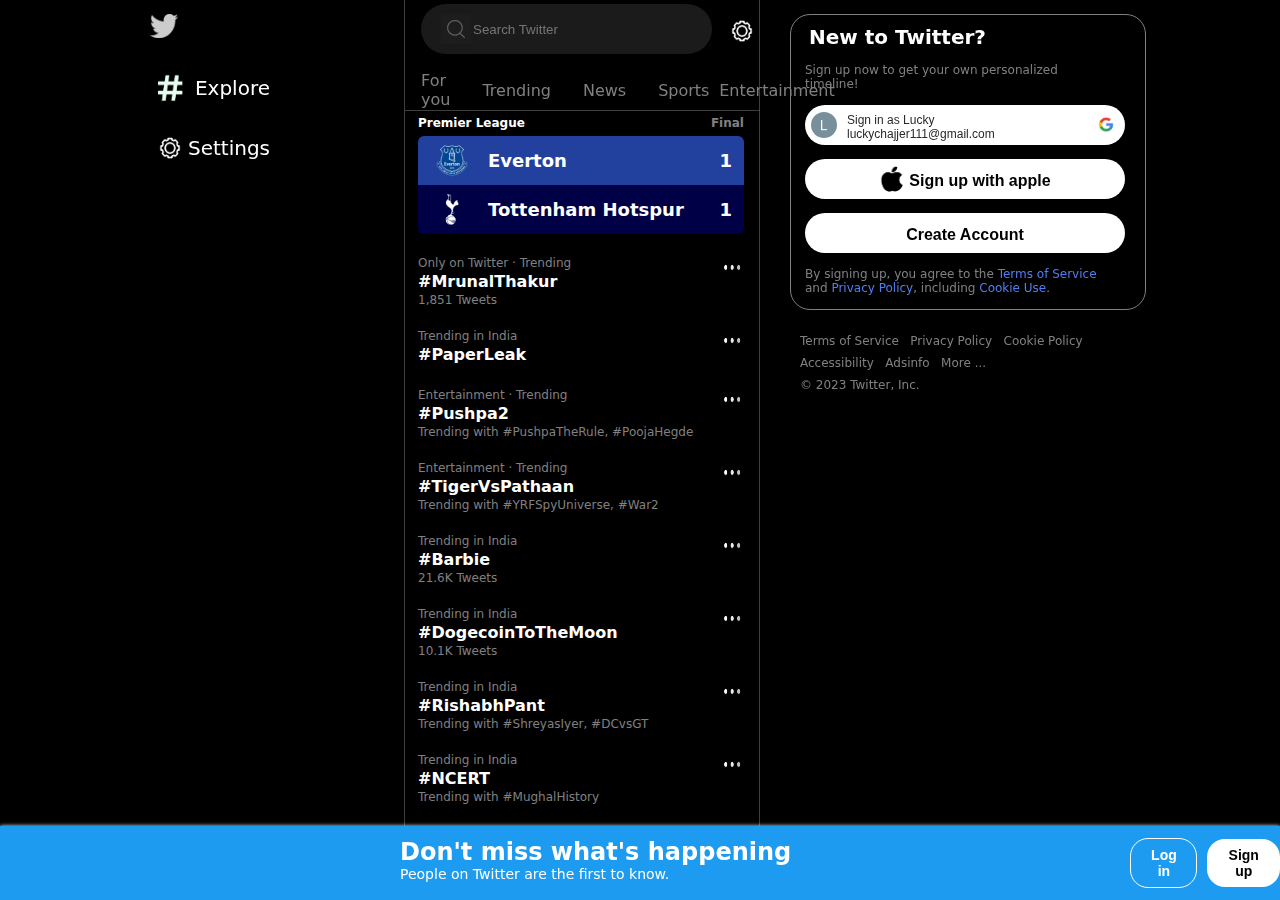
<file: twitter.html>
<!DOCTYPE html>
<html lang="en">
<head>
    <meta charset="UTF-8">
    <meta http-equiv="X-UA-Compatible" content="IE=edge">
    <meta name="viewport" content="width=device-width, initial-scale=1.0">
    <title>twitter</title>
    <link rel="stylesheet" href="style/twitter.css">
</head>
<body>
    <div class="main_box">
        <div class="leftside">
            <div class="icon_box">
                <img class='icon' src="icon/white_bird.png" alt="">
            </div>
            <div class="explore_box">
                <img class='setting_icon' src="icon/hashtag.jpg" alt="">
                <p class="hash">Explore</p>
            </div>
            <div class="search_box">
                <img class='setting_icon' src="icon/setting.jpg" alt="">
                <p class="hash">Settings</p>
            </div>
        </div>
        <div class="mid_top">
            <div class="search_bar_box">
                <div class="search_bar">
                    <img class='gray_search'src="icon/search_black.png" alt="">
                    <input class="search_text" type="text" placeholder="Search Twitter">
                </div>
                <img class='setting_icon' src="icon/setting.jpg" alt="">
            </div>
            <div class="toggle_topic">
                <div class="topic">
                    <div class="topic_name">
                        For you
                        <div class="blue_bar"></div>
                    </div>
                </div>
                <div class="topic">
                    <div class="topic_name">
                        Trending
                        <div class="blue_bar"></div>
                    </div>
                </div>
                <div class="topic">
                    <div class="topic_name">
                        News
                        <div class="blue_bar"></div>
                    </div>
                    
                </div>
                <div class="topic">
                    <div class="topic_name">
                        Sports
                        <div class="blue_bar"></div>
                    </div>
                    
                </div>
                <div class="topic">
                    <div class="topic_name">
                        Entertainment
                        <div class="blue_bar"></div>
                    </div>
                    
                </div>
            </div>
        </div>
        <div class="mid">
            <div class="main_info">
                <p class="info_p">Premier League<p>
                <p class="info_f">Final</p>
            </div>
            <div class="points_table">
                <div class="points_everton">
                    <div class="everton_box">
                        <img src="icon/everton.png" alt="">
                        <div class="everton_info">
                            <p>Everton</p>
                            <p>1</p>
                        </div>
                    </div>
                </div>
                <div class="points_tottenham">
                    <div class="everton_box">
                        <img src="icon/tottenham.png" alt="">
                        <div class="everton_info">
                            <p>Tottenham Hotspur</p>
                            <p>1</p>
                        </div>
                    </div>
                </div>
            </div>
            <div class="trending_tweets">
                <div class="tweets_header">
                    <p class="trending_region">Only on Twitter &#903; Trending</p>
                    <img class="extra_option" src="icon/ellipsis.jpg" alt="">
                </div>
                <p class="tweets_hastag">#MrunalThakur</p>
                <p class="tweets_nos">1,851 Tweets</p>
            </div>
            <div class="trending_tweets">
                <div class="tweets_header">
                    <p class="trending_region">Trending in India</p>
                    <img class="extra_option" src="icon/ellipsis.jpg" alt="">
                </div>
                <p class="tweets_hastag">#PaperLeak</p>
            </div>
            <div class="trending_tweets">
                <div class="tweets_header">
                    <p class="trending_region">Entertainment &#903; Trending</p>
                    <img class="extra_option" src="icon/ellipsis.jpg" alt="">
                </div>
                <p class="tweets_hastag">#Pushpa2</p>
                <p class="tweets_nos">Trending with #PushpaTheRule, #PoojaHegde</p>
            </div>
            <div class="trending_tweets">
                <div class="tweets_header">
                    <p class="trending_region">Entertainment &#903; Trending</p>
                    <img class="extra_option" src="icon/ellipsis.jpg" alt="">
                </div>
                <p class="tweets_hastag">#TigerVsPathaan</p>
                <p class="tweets_nos">Trending with #YRFSpyUniverse, #War2</p>
            </div>
            <div class="trending_tweets">
                <div class="tweets_header">
                    <p class="trending_region">Trending in India</p>
                    <img class="extra_option" src="icon/ellipsis.jpg" alt="">
                </div>
                <p class="tweets_hastag">#Barbie</p>
                <p class="tweets_nos">21.6K Tweets</p>
            </div>
            <div class="trending_tweets">
                <div class="tweets_header">
                    <p class="trending_region">Trending in India</p>
                    <img class="extra_option" src="icon/ellipsis.jpg" alt="">
                </div>
                <p class="tweets_hastag">#DogecoinToTheMoon</p>
                <p class="tweets_nos">10.1K Tweets</p>
            </div>
            <div class="trending_tweets">
                <div class="tweets_header">
                    <p class="trending_region">Trending in India</p>
                    <img class="extra_option" src="icon/ellipsis.jpg" alt="">
                </div>
                <p class="tweets_hastag">#RishabhPant</p>
                <p class="tweets_nos">Trending with #ShreyasIyer, #DCvsGT</p>
            </div>
            <div class="trending_tweets">
                <div class="tweets_header">
                    <p class="trending_region">Trending in India</p>
                    <img class="extra_option" src="icon/ellipsis.jpg" alt="">
                </div>
                <p class="tweets_hastag">#NCERT</p>
                <p class="tweets_nos">Trending with #MughalHistory</p>
            </div>
        </div>
        <div class="rightside">
            <div class="log_in">
                <p class="new_header">New to Twitter?</p>
                <p class="info">Sign up now to get your own personalized timeline!</p>
                <button class="google_button">
                    <div class="img_l">
                        <img class="google_sign_img" src="icon/L_icon.png" alt="">
                    </div>
                    <div class="sign_info">
                        <div class="sign_in">Sign in as Lucky</div>
                        <div class="sign_in">luckychajjer111@gmail.com</div>
                    </div>
                    <div class="img_g">
                        <img class="google_sign_img" src="icon/google_icon.jpg" alt="">
                    </div>
                </button>
                <button class="log_button">
                    <img class="apple_img" src="icon/apple_icon.jpg" alt="">
                    Sign up with apple
                </button>
                <button class="log_button">
                    Create Account
                </button>
                <p class="info">By signing up, you agree to the <span class="highlight">Terms of Service</span > and <span class="highlight">Privacy Policy</span >, including <span class="highlight">Cookie Use</span >.</p>
            </div>
            <div class='extra_info'>
                <p class="info">Terms of Service &nbsp;   Privacy Policy &nbsp;  Cookie Policy &nbsp;  Accessibility &nbsp;  Adsinfo &nbsp;  More ...</p>
                <p class="info">© 2023 Twitter, Inc.</p>
            </div>
        </div>
        <div class="bottomside">
            <div class="bottom_text">
                <p class="text_in">Don't miss what's happening</p>
                <p class="text_out">People on Twitter are the first to know.</p>
            </div>
            <div class="log_sign">
                <button class="log_but">Log in</button>
                <button class="sign_but">Sign up</button>
            </div>
        </div>
    </div>  
</body>
</html>
</file>
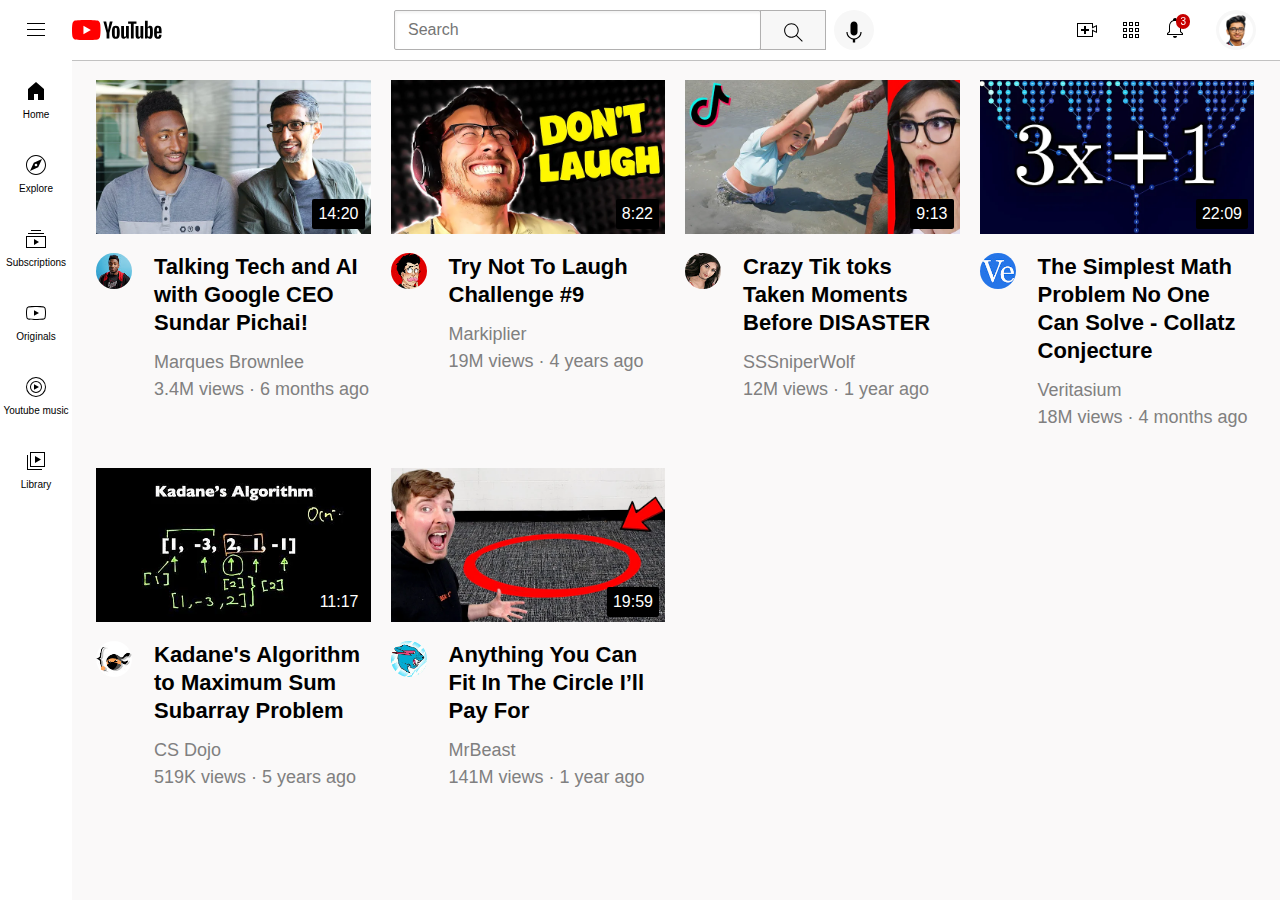
<file: youtube.html>
<!DOCTYPE html>
<html lang="en">
<head>
    <meta charset="UTF-8">
    <meta http-equiv="X-UA-Compatible" content="IE=edge">
    <meta name="viewport" content="width=device-width, initial-scale=1.0">
    <title>Youtube</title>
    <link rel="stylesheet" href="style/youtube.css">
    <link rel="icon" type="image/x-icon" href="profile.jpg">
<body >
    <div class="header-section">
        <div class="left-side">
            <img class='menu' src="icon/hamburger-menu.svg" alt="">
            <img class='youtube-logo' src="icon/youtube-logo.svg" alt="">
        </div>
        <div class="mid-side">
            <input class='searchbar' type="text" placeholder="Search">
            <button class="search-button">
                <img class = 'search' src="icon/search.svg" alt="">
                <div class="tooltip">Search</div>
            </button>
            <button class="voice-button">
                <img class = 'voice' src="icon/voice-search-icon.svg" alt="">
                <div class="tooltip">Search with your voice</div>
            </button>
        </div>
        <div class="right-side">
            <div class="upload-container">
               <img class='upload'src="icon/upload.svg" alt=""> 
               <div class="tooltip">Create</div>
            </div>
            <div class="upload-container">
                <img class='apps'src="icon/youtube-apps.svg" alt="">
                <div class="tooltip">Youtube-apps</div>
             </div>
            <div class="upload-container">
                <div class="notification-block">
                    <img class='notification'src="icon/notifications.svg" alt="">
                    <div class="notification-count">
                        <p class="notification-nos">3</p>
                    </div>
                </div>
                <div class="tooltip">Notification</div>
            </div>
            <div class="voice-button">
                <img class='channel-pic'src="icon/Profile_lucky.png" alt="">
                <div class="tooltip">Lucky N Chajjer</div>
            </div>
        </div>
    </div> 
    <div class="sidebar">
        <div class="sidebar-link">
            <img class="side-icon" src="icon/home.svg" alt="">
            <div>
                Home
            </div>
        </div>
        <div class="sidebar-link">
            <img class="side-icon" src="icon/explore.svg" alt="">
            <div>
                Explore
            </div>
        </div>
        <div class="sidebar-link">
            <img class="side-icon" src="icon/subscriptions.svg" alt="">
            <div>
                Subscriptions
            </div>
        </div>
        <div class="sidebar-link">
            <img class="side-icon" src="icon/originals.svg" alt="">
            <div>
                Originals
            </div>
        </div>
        <div class="sidebar-link">
            <img class="side-icon" src="icon/youtube-music.svg" alt="">
            <div>
                Youtube music
            </div>
        </div>
        <div class="sidebar-link">
            <img class="side-icon" src="icon/library.svg" alt="">
            <div>
                Library
            </div>
        </div>
    </div>
    <div class=" video-grid">
        <div class= 'video-box'>
            <div class="thumbnail">
                <img class='thumb'src="thumbnail/thumbnail-1.webp" alt="">
                <div class="video-length">
                    <p>14:20</p>
                </div>
            </div>
            <div class=" info-grid">
                <div class="profile">
                    <img  class = 'icon' src="channel/channel-1.jpeg" alt="">
                </div>
                <div class="info">
                    <p class = "title">
                        Talking Tech and AI with Google CEO Sundar Pichai!
                    </p>
                    <p class="name">
                        Marques Brownlee 
                    </p>
                    <p class="views">
                        3.4M views · 6 months ago
                    </p>
                </div>
            </div>
        </div>
        <div class= 'video-box'>
            <div class="thumbnail">
                <img class='thumb'src="thumbnail/thumbnail-2.webp" alt="">
                <div class="video-length">
                    <p>8:22</p>
                </div>
            </div>
            <div class=" info-grid">
                <div class="profile">
                    <img  class = 'icon' src="channel/channel-2.jpeg" alt="">
                </div>
                <div class="info">
                    <p class = "title">
                        Try Not To Laugh Challenge #9
                    </p>
                    <p class="name">
                        Markiplier
                    </p>
                    <p class="views">
                        19M views · 4 years ago
                    </p>
                </div>
            </div>
        </div>
        <div class= 'video-box'>
            <div class="thumbnail">
                <img class='thumb'src="thumbnail/thumbnail-3.webp" alt="">
                <div class="video-length">
                    <p>9:13</p>
                </div>
            </div>
            <div class=" info-grid">
                <div class="profile">
                    <img  class = 'icon' src="channel/channel-3.jpeg" alt="">
                </div>
                <div class="info">
                    <p class = "title">
                        Crazy Tik toks Taken Moments Before DISASTER
                    </p>
                    <p class="name">
                        SSSniperWolf
                    </p>
                    <p class="views">
                        12M views · 1 year ago
                    </p>
                </div>
            </div>
        </div>
        <div class= 'video-box'>
            <div class="thumbnail">
                <img class='thumb'src="thumbnail/thumbnail-4.webp" alt="">
                <div class="video-length">
                    <p>22:09</p>
                </div>
            </div>
            <div class=" info-grid">
                <div class="profile">
                    <img  class = 'icon' src="channel/channel-4.jpeg" alt="">
                </div>
                <div class="info">
                    <p class = "title">
                        The Simplest Math Problem No One Can Solve - Collatz Conjecture
                    </p>
                    <p class="name">
                        Veritasium
                    </p>
                    <p class="views">
                        18M views · 4 months ago
                    </p>
                </div>
            </div>
        </div>
        <div class= 'video-box'>
            <div class="thumbnail">
                <img class='thumb'src="thumbnail/thumbnail-5.webp" alt="">
                <div class="video-length">
                    <p>11:17</p>
                </div>
            </div>
            <div class=" info-grid">
                <div class="profile">
                    <img  class = 'icon' src="channel/channel-5.jpeg" alt="">
                </div>
                <div class="info">
                    <p class = "title">
                        Kadane's Algorithm to Maximum Sum Subarray Problem
                     </p>
                    <p class="name">
                        CS Dojo
                    </p>
                    <p class="views">
                        519K views · 5 years ago   
                    </p>
                </div>
            </div>
        </div>
        <div class= 'video-box'>
            <div class="thumbnail">
                <img class='thumb'src="thumbnail/thumbnail-6.webp" alt="">
                <div class="video-length">
                    <p>19:59</p>
                </div>
            </div>
            <div class=" info-grid">
                <div class="profile">
                    <img  class = 'icon' src="channel/channel-6.jpeg" alt="">
                </div>
                <div class="info">
                    <p class = "title">
                        Anything You Can Fit In The Circle I’ll Pay For
                    </p>
                    <p class="name">
                       MrBeast
                    </p>
                    <p class="views">
                        141M views · 1 year ago
                    </p>
                </div>
            </div>
        </div>
    </div>
</body>
</html>
</file>
<file: style/twitter.css>
body{
    background-color: black;
    font-family:system-ui;
    padding-left: 396px;
    padding-right: 514px;
    padding-top:104px ;
    color: white;
}
p{
    margin:0;
}

.main_box{
    display: flex;
}
.leftside{
    width: 184px;
    position: fixed;
    border: 0;
    top: 0;
    bottom: 0;
    left:0;
    display: flex;
    flex-direction: column;
    padding-left: 140px;
    padding-top: 4px;
    padding-right: 80px;
    border-right-width: 1px;
    border-style: solid;
    border-color: rgba(98, 98, 98, 0.63);
    
}
.icon{
    width: 100%;
    height: 24px;
    opacity: 0.8;
}
.icon_box{
    padding-top: 10px;
    padding-bottom: 6px;
    padding-left: 10px;
    padding-right: 8px;
    width: 28px;
}
.icon_box:hover{
    border-radius: 24px;
    background-color: rgba(209, 209, 209,0.126);
    cursor: pointer;
}
.search_box,
.explore_box{
    display: flex;
    justify-content:space-between;
    width: 150px;
    height: 40px;
    align-items: center;
    margin-top: 20px;
}
.hash{
    font-size: 20px;
    font-weight: 500;
    padding-right: 20px;
}
.setting_icon{
    width: 36px;
    height: 38px;
    padding-left: 12px;
    font-size: 20px;
    font-weight: 500;
}

.explore_box:hover,
.search_box:hover{
    border-radius: 20px;
    background-color:rgba(209, 209, 209,0.126);
}
.mid_top{
    position: fixed;
    top: 0;
    left: 405px;
    right: 520px;
    border: 0;
    display:flex;
    flex-direction: column; 
    border-bottom-width:1px;
    border-style: solid;
    border-color: rgba(98, 98, 98, 0.63);
    height: 110px;
    background-color: rgba(0, 0, 0, 0.942);
}
.search_bar_box{
    display: flex; 
    margin-left: 16px;
    margin-top: 4px;
    margin-bottom: 4px;
}
.gray_search{
    padding-left: 20px;
    width: 30px;
    opacity: 0.3;
}
.search_bar{
    height: 50px;
    border: 0;
    display: flex;
    width: 500px;
    align-items: center;
    background-color: rgba(209, 209, 209,0.126);
    border-radius: 25px;

}
.search_text{
    border: 0;
    height: 40px;
    width: 100%;
    background-color: rgba(209, 209, 209, 0.01);
}
.search_text:focus{
    box-shadow: 0;
    outline: 0;
}
.search_bar_box .setting_icon{
    padding-top:8px ;
}
.toggle_topic{
    display: flex;
}
.topic{
    display: flex;
    flex-direction: column;
    align-items: center;
    justify-content: center;
    padding: 0px 16px;
    width: 20%;
    transition: background-color 0.15s;
    color: gray;
}
.topic:hover{
    background-color: rgba(209, 209, 209,0.126);
    color: white;
    font-weight: 500;
    opacity: 1;
}
.topic:hover .blue_bar{
    opacity: 1;
}
.topic_name{
    padding-top: 13px;
}
.blue_bar{
    width: 100%;
    margin-top: 14px;
    border-width: 2px;
    border-radius: 2px;
    border-style: solid;
    border-color: rgb(75, 113, 230);
    opacity: 0;
}
.rightside{
    width: 490px;
    position: fixed;
    border: 0;
    top: 0;
    bottom: 0;
    right: 0;
    display: flex;
    flex-direction: column;
    padding-left: 30px;
    padding-top: 14px;
    font-size: 14px;
    color: gray;
    border-left-width: 1px;
    border-style: solid;
    border-color: rgba(98, 98, 98, 0.63);
}
.log_in{
    width: 310px;
    border-width: 1px;
    border-style: solid;
    border-color: gray;
    border-radius: 20px;
    padding-left: 14px;
    padding-right: 30px;
}
.new_header{
    font-size: 20px;
    color: white;
    font-weight: 700;
    margin-left: 4px;
    margin-bottom: 0;
    margin-top: 10px;
}
.info{
    font-size: 12px;
    margin-top:14px ;
}
.google_button,
.log_button{
    background-color: white;
    width: 320px;
    height: 40px;
    display: flex;
    align-items: center;
    justify-content: center;
    border: 0;
    margin-top: 14px;
    border-radius: 20px;
    padding-top:4px;
    font-weight: 700;
    font-size: 16px;
}
.highlight{
    color: rgb(80, 126, 242);
}
.apple_img,
.google_sign_img{
    width: 26px;
    border-radius: 13px;
}
.apple_img{
    
    margin-bottom: 4px;
    margin-right: 4px;
}
.sign_info{
    display: flex;
    flex-direction: column;
    width: 250px;
    padding-left: 10px;
}
.sign_in{
    display: flex;
    justify-content: start;
    align-items: start;
    font-size: 12px;
    font-weight:500;
    color: rgb(41, 41, 41);
}
.extra_info{
    margin-top: 20px;
    width: 300px;
    padding-left: 10px;
}
.log_in .info{
    margin-bottom: 14px;
}
.extra_info .info{
    margin: 0;
    line-height: 22px;
}

.mid{
    display: flex;
    flex-direction: column;
    width: 100%;
    border: 0;
}
.points_table,.trending_tweets{
    padding: 6px 14px;
}
.main_info{
    padding:0px 14px;
    padding-top: 4px;
    display: flex;
    justify-content: space-between;
}
.info_f,
.info_p{
    margin:0;
    font-weight: 700;
    font-size: 12px;
}
.info_f{
    color: gray;
}
.trending_tweets:hover,
.main_info:hover,
.points_table:hover{
    background-color: rgba(36, 36, 36, 0.247);
}
.points_everton .everton_box{
    display: flex;
    padding: 8px 12px; 
    background-color: rgba(43, 83, 203, 0.786);
    border-top-left-radius: 6px;
    border-top-right-radius: 6px;
}
.everton_info{
    margin-left: 14px;
    width: 100%;
    display: flex;
    justify-content: space-between;
    align-items: center;
    font-weight: 700;
    font-size: 18px;
}
.everton_box img{
    width: 44px;
}
.points_tottenham .everton_box{
    display: flex;
    padding: 8px 12px;
    background-color:rgba(0, 0, 139, 0.501);
    border-bottom-left-radius: 6px;
    border-bottom-right-radius: 6px;
    margin-bottom: 6px;
}
.trending_tweets{
    padding-top: 10px;
    padding-bottom: 12px;
    display: flex;
    flex-direction: column;
}
.tweets_header{
    height: 26px;
    display: flex;
    justify-content: space-between;
}
.extra_option{
    width: 24px;
    height: 24px;
}
.tweets_nos,
.trending_region{
    font-size: 12px;
    color: gray;
}
.extra_option:hover{
    border-radius: 14px;
    border-width: 1px;
    border-style:solid;
    border-color: royalblue;
}
.tweets_hastag{
    font-weight: 700;
    font-size: 16px;
    margin-top: -10px;
    margin-bottom:2px;
}
.bottomside{
    position: fixed;
    bottom: 0;
    right: 0;
    left: 0;
    height:50px;
    background-color: rgb(29, 155, 240);
    box-shadow: 0px 0px 4px white;
    display: flex;
    padding: 12px 0px;
}
.bottom_text{
    width: 600px;
    display: flex;
    flex-direction: column;
    margin-left: 400px;
}
.log_sign{
    display: flex;
    align-items: center;
    justify-content: center;
    margin-left: 200px;
    gap: 10px;
}
.text_in{
    font-weight: 700;
    font-size: 24px;
}
.text_out{
    font-size: 14px;
}
.log_but,
.sign_but{
    font-size: 14px;
    padding: 8px 16px;
    border-width: 1px;
    border-style: solid;
    border-radius: 18px;
    font-weight: 700;
    background-color: rgba(255, 255, 255, 0);
    border-color: white;
    color: white;
}
.sign_but{
    border: 0;
    background-color:white;
    color: black;
}
</file>
<file: style/youtube.css>
body{
    margin: 0;
    padding-top: 80px;
    padding-left: 96px;
    padding-right: 26px;
    background-color: rgb(250, 249, 249);
}
p{
    font-family: arial;
    margin: 0;
}
.title{
    font-weight: bold;
    font-size: 22px;
    line-height: 28px;
    margin-bottom: 15px;
}
.name,
.views{
    color: gray;
    font-size: 18px;
    margin-top: 6px;
}

.video-grid{
    display: grid;
    grid-template-columns: 1fr 1fr 1fr;
    column-gap: 20px;
    row-gap: 40px;
}

@media (max-width:1000px) {
    .video-grid{
        grid-template-columns: 1fr 1fr ;
    }
}
@media (min-width:1250px) {
    .video-grid{
        grid-template-columns: 1fr 1fr 1fr 1fr;
    }
}
.info-grid{
    display: grid;
    grid-template-columns: 50px 1fr;
}
.info{
    margin-left: 8px;
}

.thumb{
    width: 100%;
    margin-bottom: 7px;
}
.icon{
    width: 36px;
    border-radius: 50%;
}
.header-section{
    display: flex;
    flex-direction: row;
    height: 60px;
    position: fixed;
    top: 0;
    right: 0;
    left: 0;
    background-color: white;
    border-bottom-width:1px ;
    border-bottom-color: rgb(194, 194, 194) ;
    border-bottom-style: solid;
    z-index: 1;
}

.left-side{
    display: flex;
    align-items: center;
}
.menu{
    height: 24px;
    margin-right: 24px;
    margin-left: 24px;
    
}
.youtube-logo{
    height: 20px;
}

.mid-side{
    flex: 1;
    margin-left: 80px;
    margin-right: 50px;
    display: flex;
    align-items: center;
    justify-content: center;
}
.searchbar{
    flex: 1;
    height: 36.4px;
    font-size: 16px;
    border-width: 1px;
    border-style: solid;
    border-color: rgb(177, 176, 176);
    padding-left: 13px;
    border-radius: 2px;
    box-shadow: inset 1px 2px 3px rgba(0,0,0,0.05);
    width: 0;
    max-width: 350px;
}

.voice-button,
.search-button{    
    width: 66px;
    height: 40px;
    background-color: rgb(247, 247, 247);
    border-width: 1px;
    border-color: rgb(177, 176, 176); 
    border-style: solid;
    margin-left: -1px;
    position: relative;
    display: flex;
    justify-content: center;
    align-items: center;
}
.voice-button .tooltip,
.search-button .tooltip{
    position: absolute;
    bottom: -40px;
    color: white;
    background-color: rgba(53, 53, 53, 0.6);
    padding-top: 8px;
    padding-bottom: 8px;
    padding-right:4px;
    padding-left: 4px;
    border-radius: 2px;
    font-size: 12px;
    opacity: 0;
    transition: opacity 0.15s;
    pointer-events: none;
    white-space:nowrap;
}
.voice-button:hover .tooltip,
.search-button:hover .tooltip{
    opacity: 1;
}
.search{
    width: 25px;
    margin-top: 4px;
}
.voice-button{
    width: 40px;
    height: 40px;
    background-color: rgb(247, 247, 247);
    border:0;
    border-radius: 20px;
    margin-left: 8px;
}
.voice{
    height: 24;
    margin-top: 4px;
}

.right-side{
    width: 180px;
    display: flex;
    align-items: center;
    justify-content: space-between;
    margin-right: 24px;
    flex-shrink: 0;
}
.upload,.apps,.notification{
    height: 24px;
}
.channel-pic{
    height: 32px;
    border-radius: 16px;
}
.upload-container{    
    margin-left: -1px;
    position: relative;
    display: flex;
    justify-content: center;
    align-items: center;
    font-family: arial;
}
.upload-container .tooltip{
    position: absolute;
    bottom: -48px;
    color: white;
    background-color: rgba(53, 53, 53, 0.6);
    padding-top: 8px;
    padding-bottom: 8px;
    padding-right:4px;
    padding-left: 4px;
    border-radius: 2px;
    font-size: 12px;
    opacity: 0;
    transition: opacity 0.15s;
    pointer-events: none;
    white-space: nowrap;
}
.upload-container:hover .tooltip{
    opacity: 1;
}
.thumbnail{
    position: relative;
    margin-bottom: 8px;
}
.video-length{
    position:absolute;
    bottom:16px;
    right: 6px;
    background-color: black;
    color: white;
    padding: 6px;
    font-family: arial;
    font-weight: 500;
    border-radius: 2px;
}
.notification-block{
    position: relative;
}
.notification-count{
    position: absolute;
    top: -2px;
    right: -3px;
}
.notification-nos{
    font-family: arial;
    color: white;
    background-color: rgb(199, 0, 0);
    font-size: 10px;
    padding-left: 4px;
    padding-right: 4px;
    padding-top: 2px;
    padding-bottom: 2px;
    border-radius: 10px;
}
.sidebar{
    position: fixed;
    top: 60px;
    left: 0;
    bottom: 0;
    background-color: white;
    width: 72px;
    z-index: 2;
    padding-top: 2px;
}
.sidebar-link{
    height: 74px;
    display: flex;
    flex-direction: column;
    justify-content: center;
    align-items: center;
}
.sidebar-link:hover{
    background-color: lightgray;
    cursor: pointer;
}
.side-icon{
    width: 24px;
}
.sidebar-link div{
    font-family: arial;
    font-size: 10px;
    margin-top: 6px;
    font-weight: 100;
}
</file>
